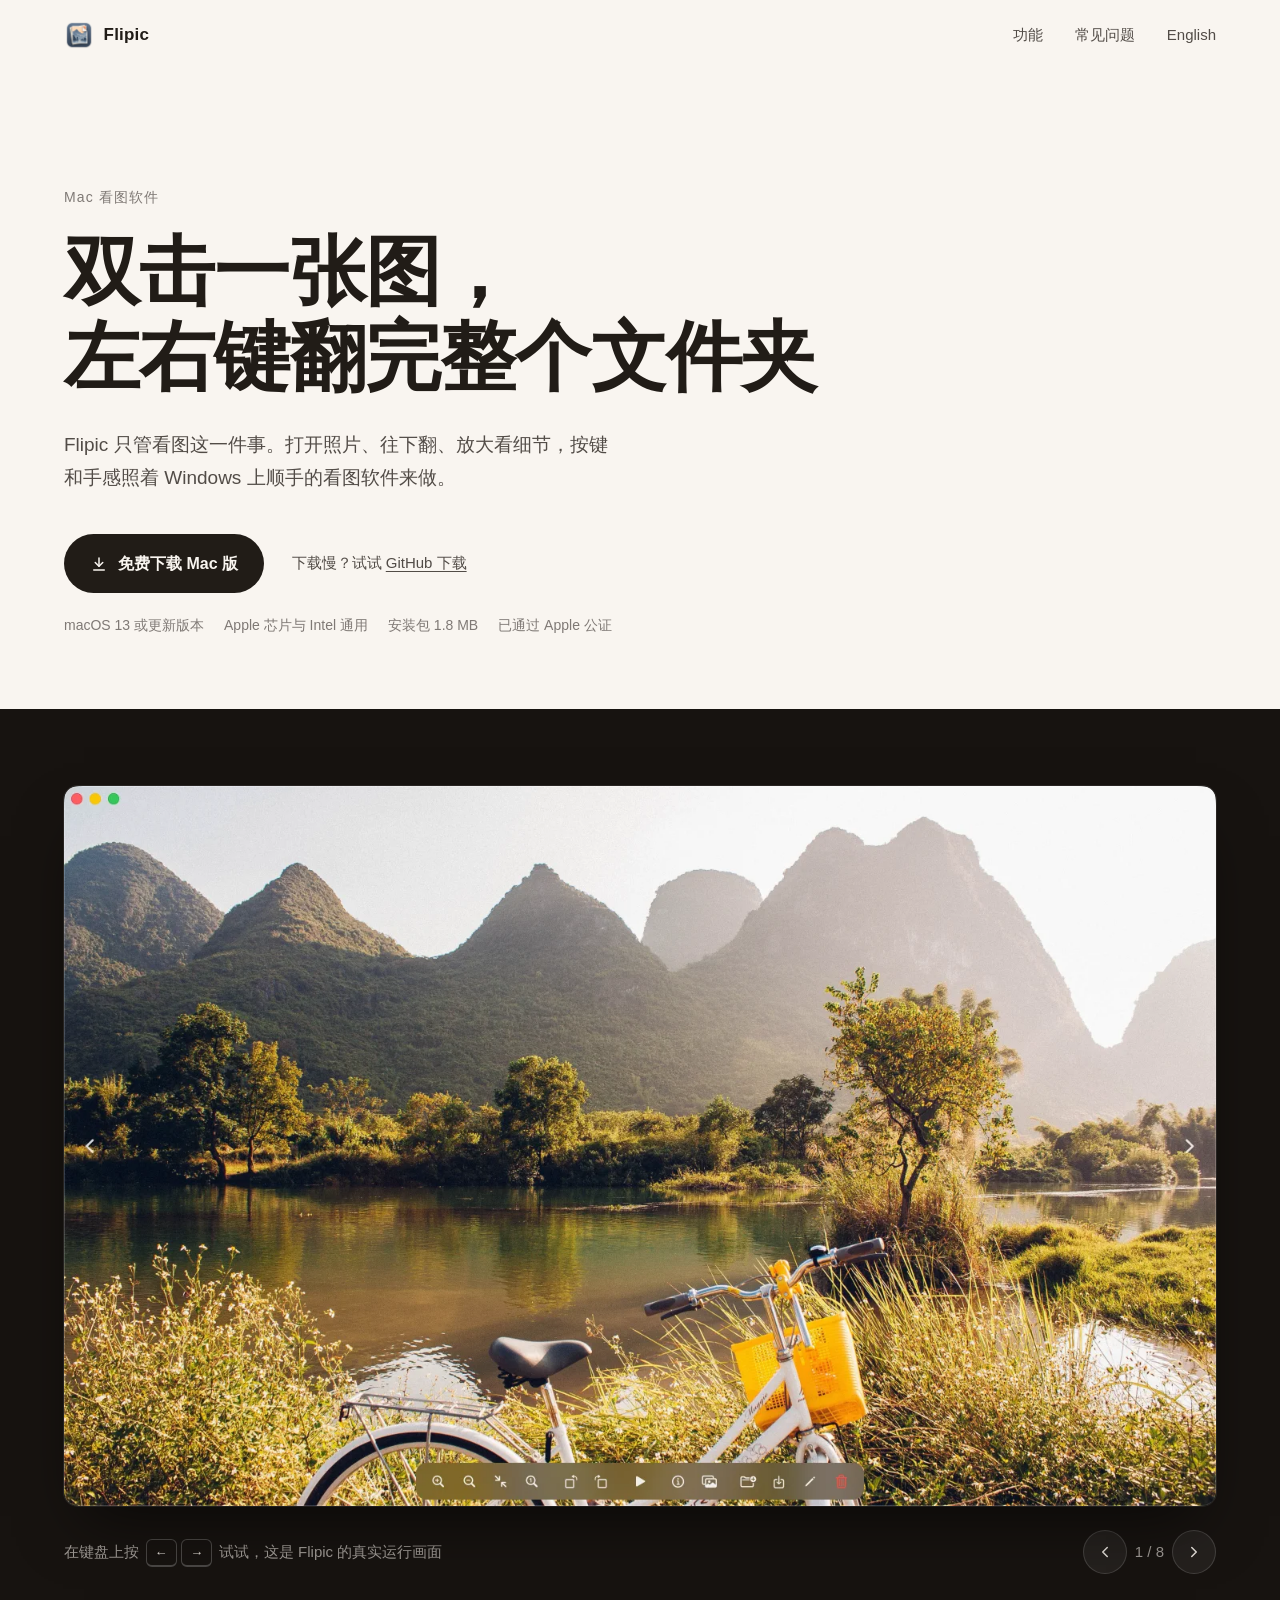
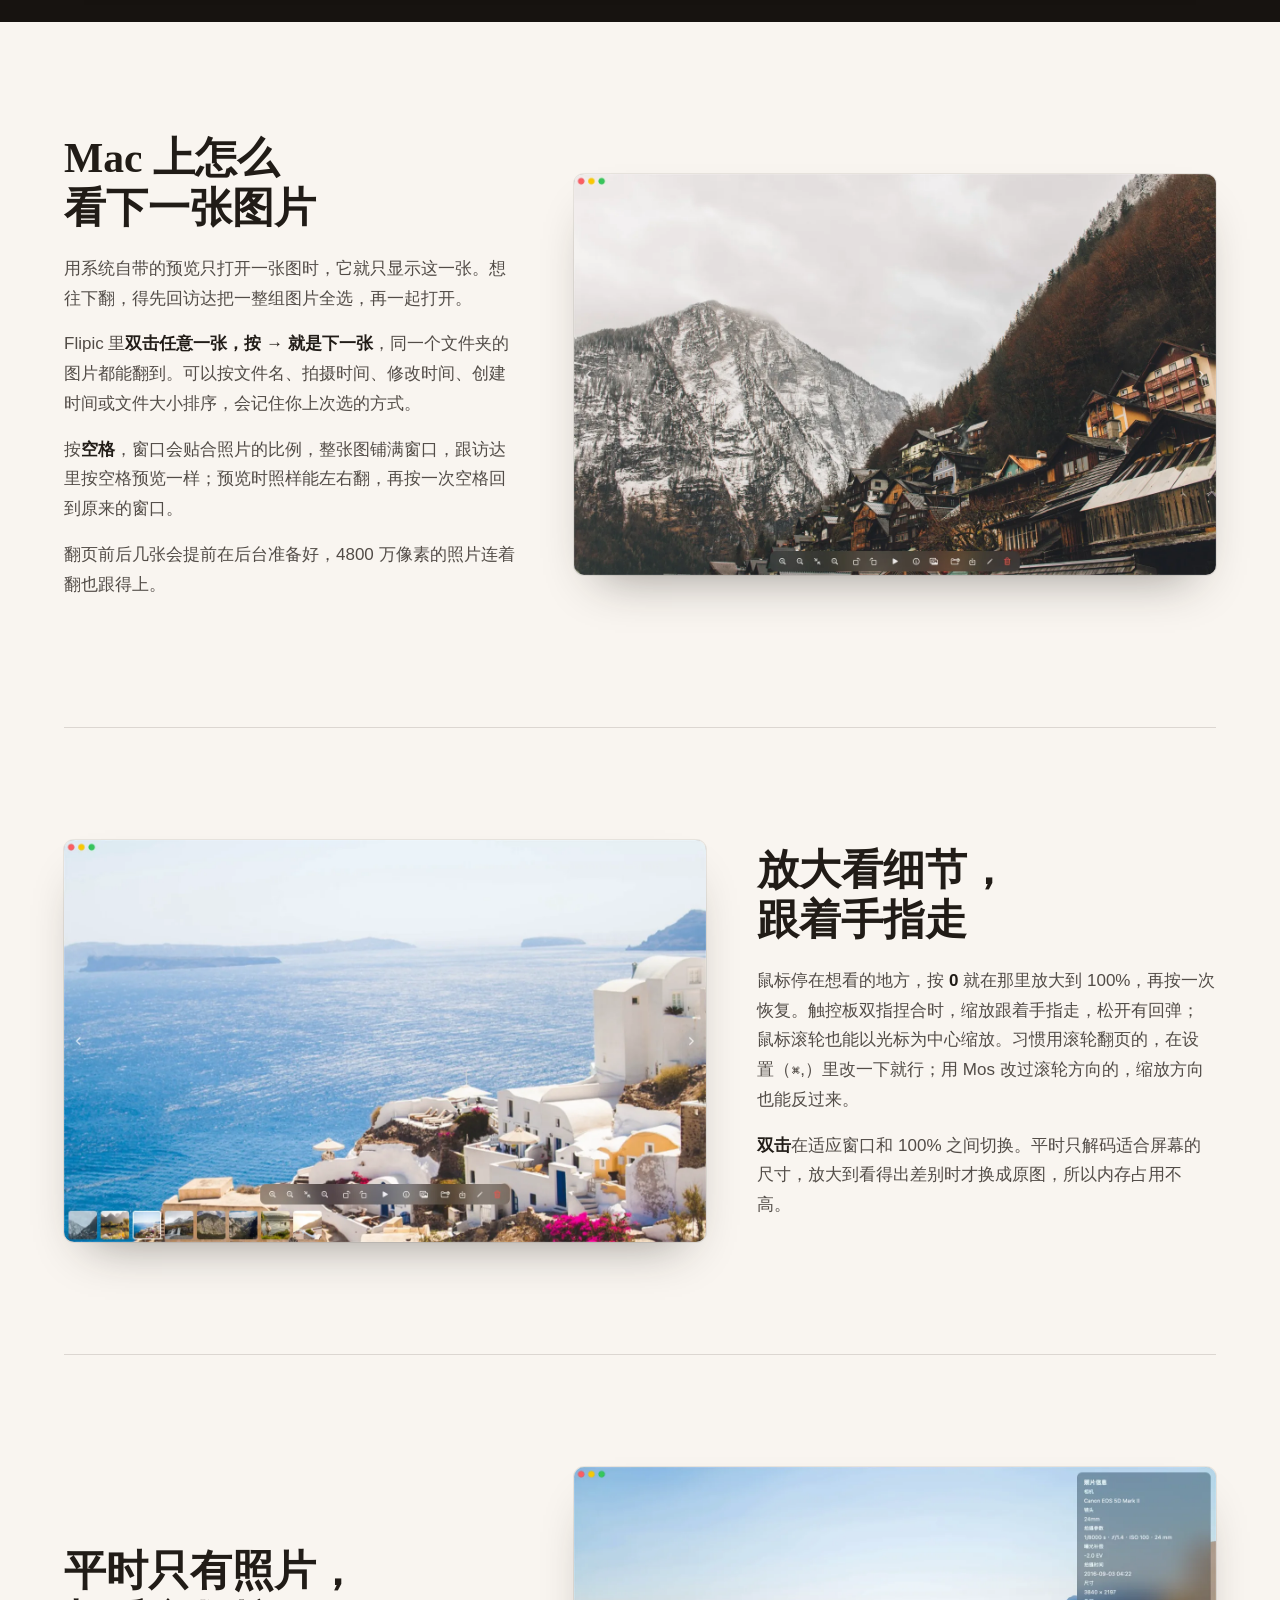
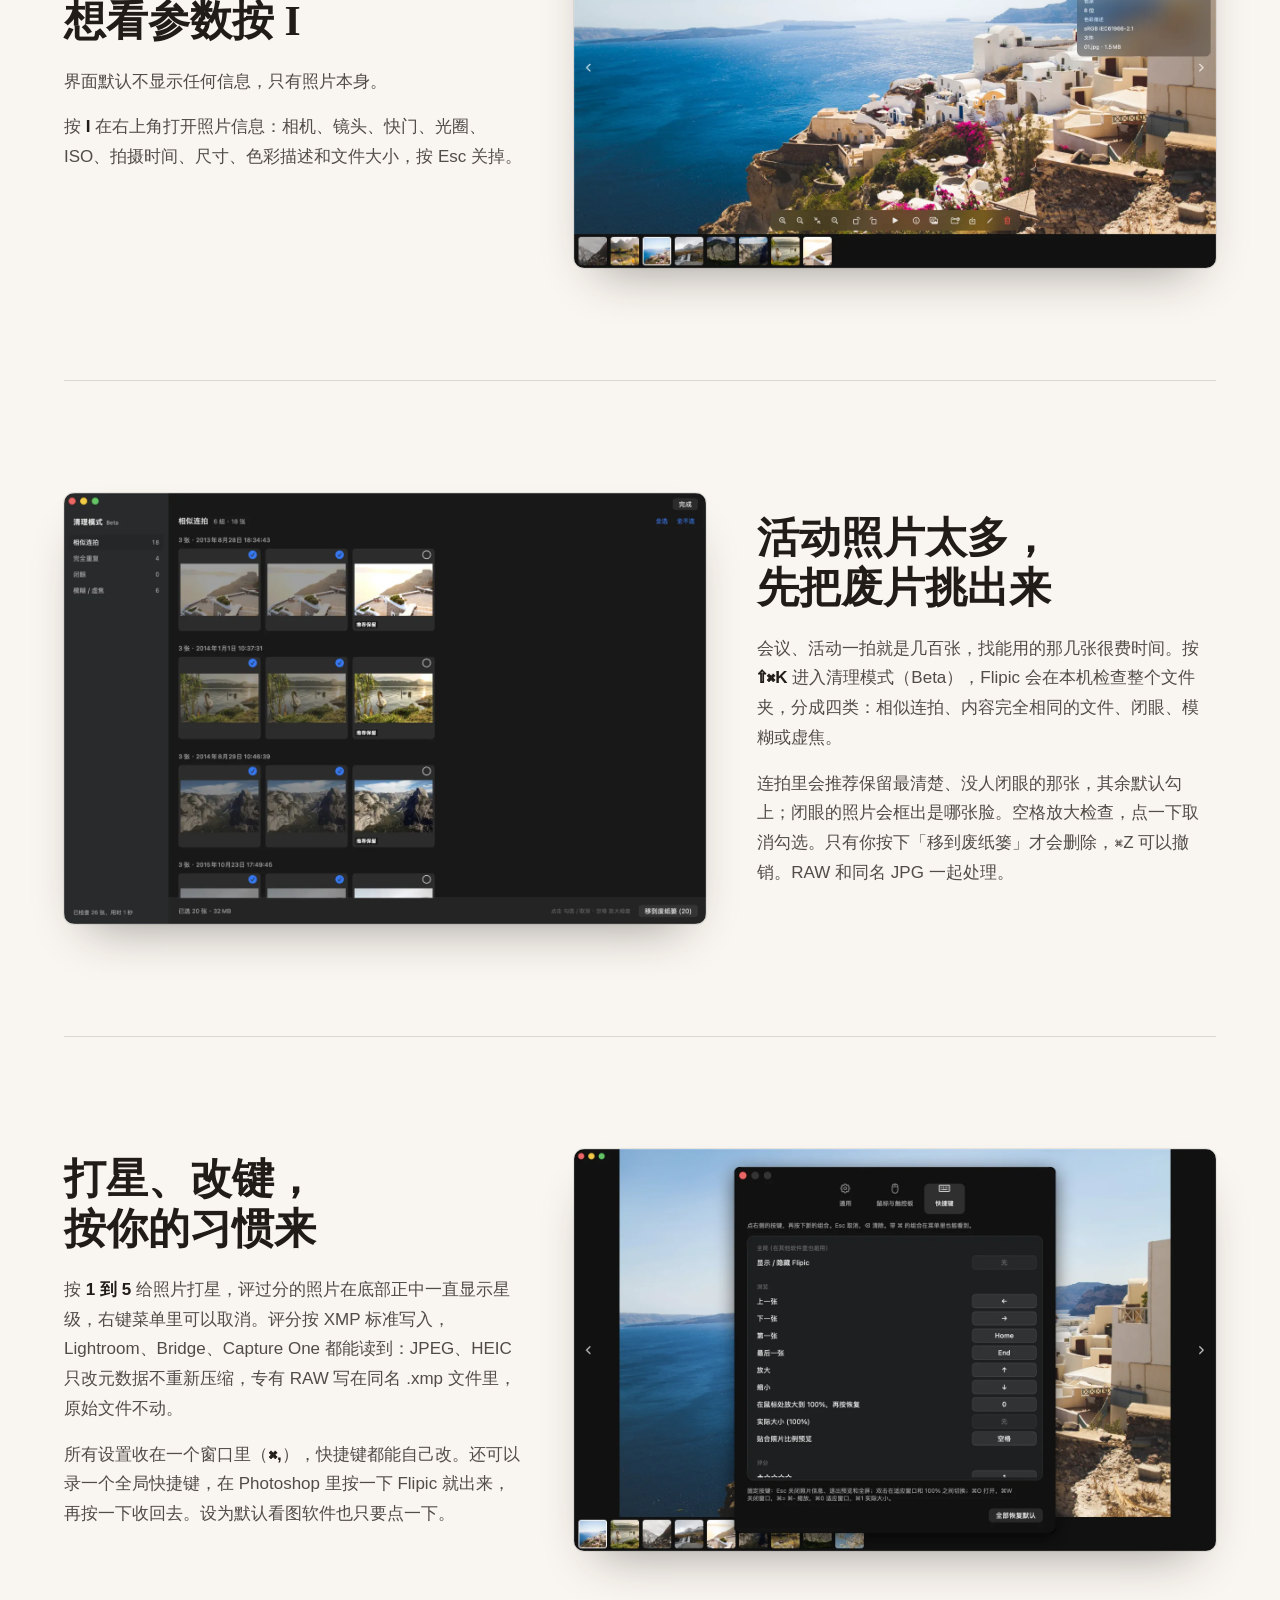
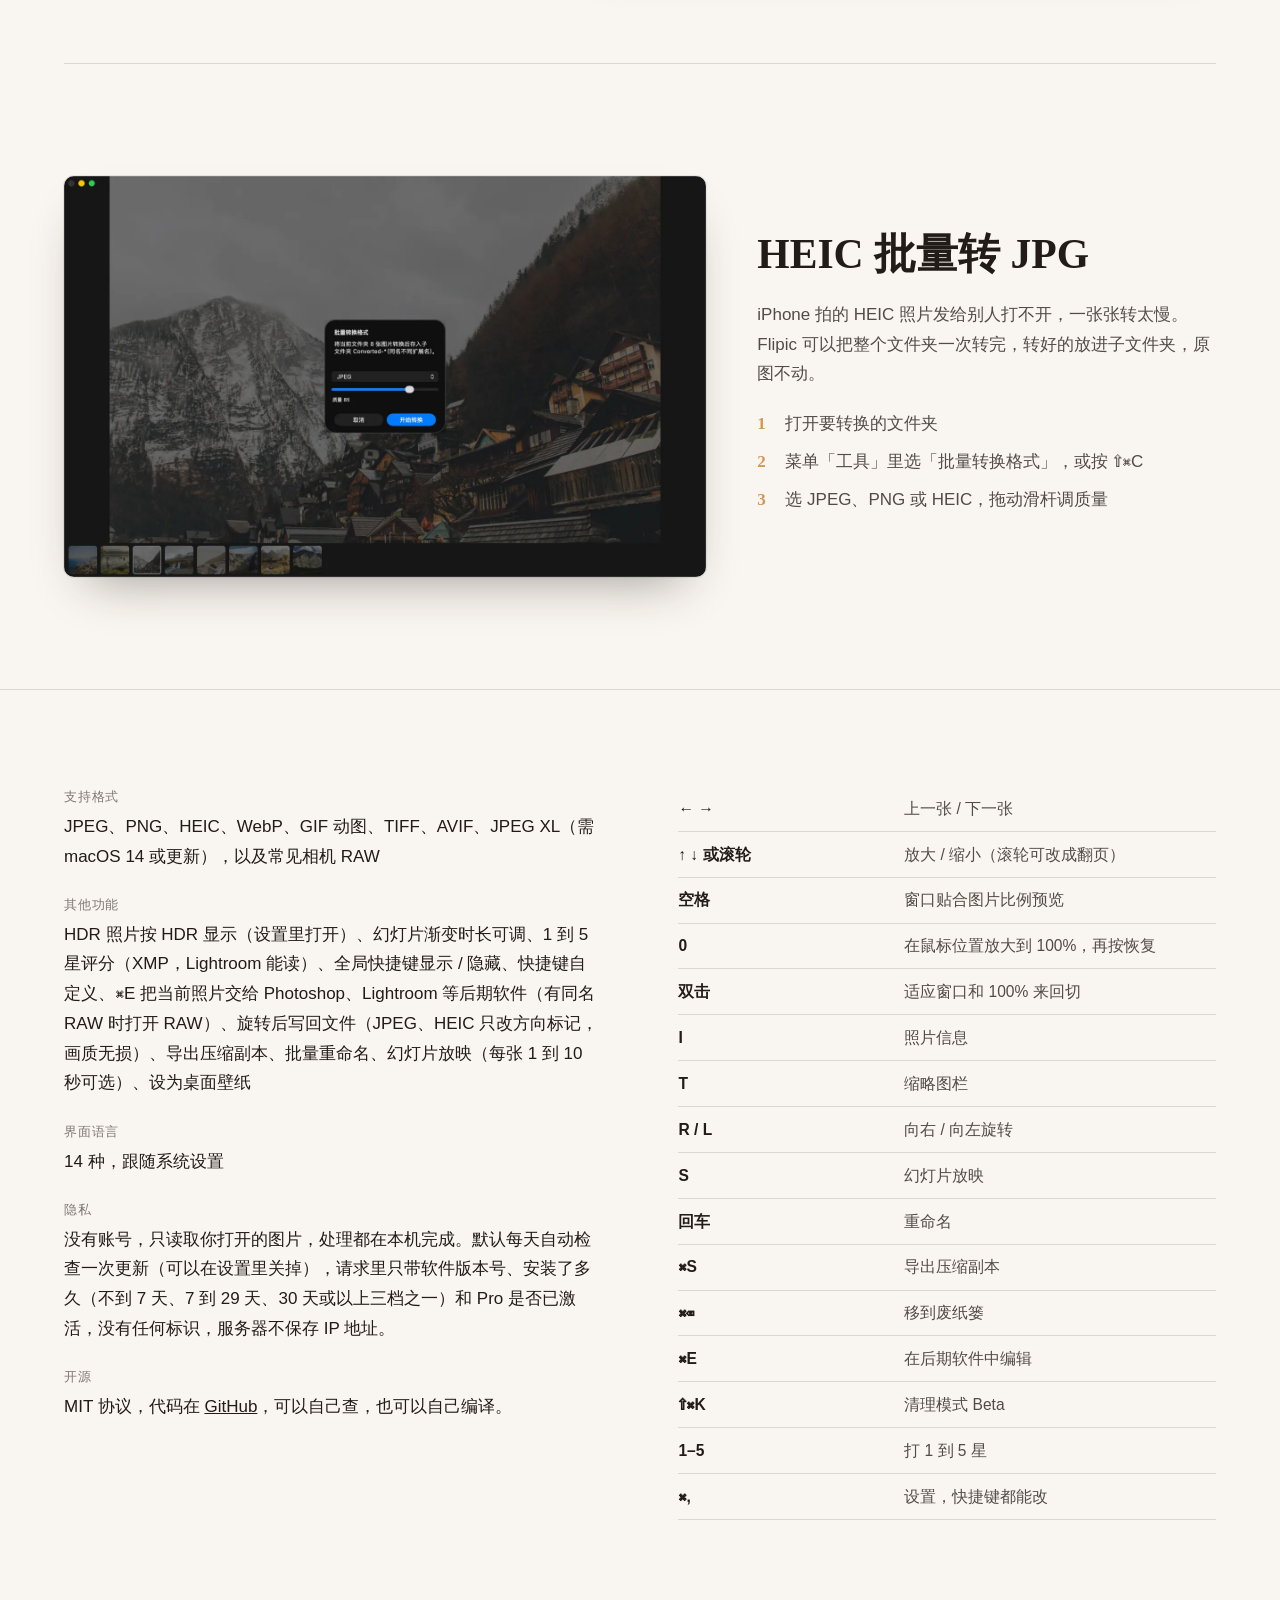
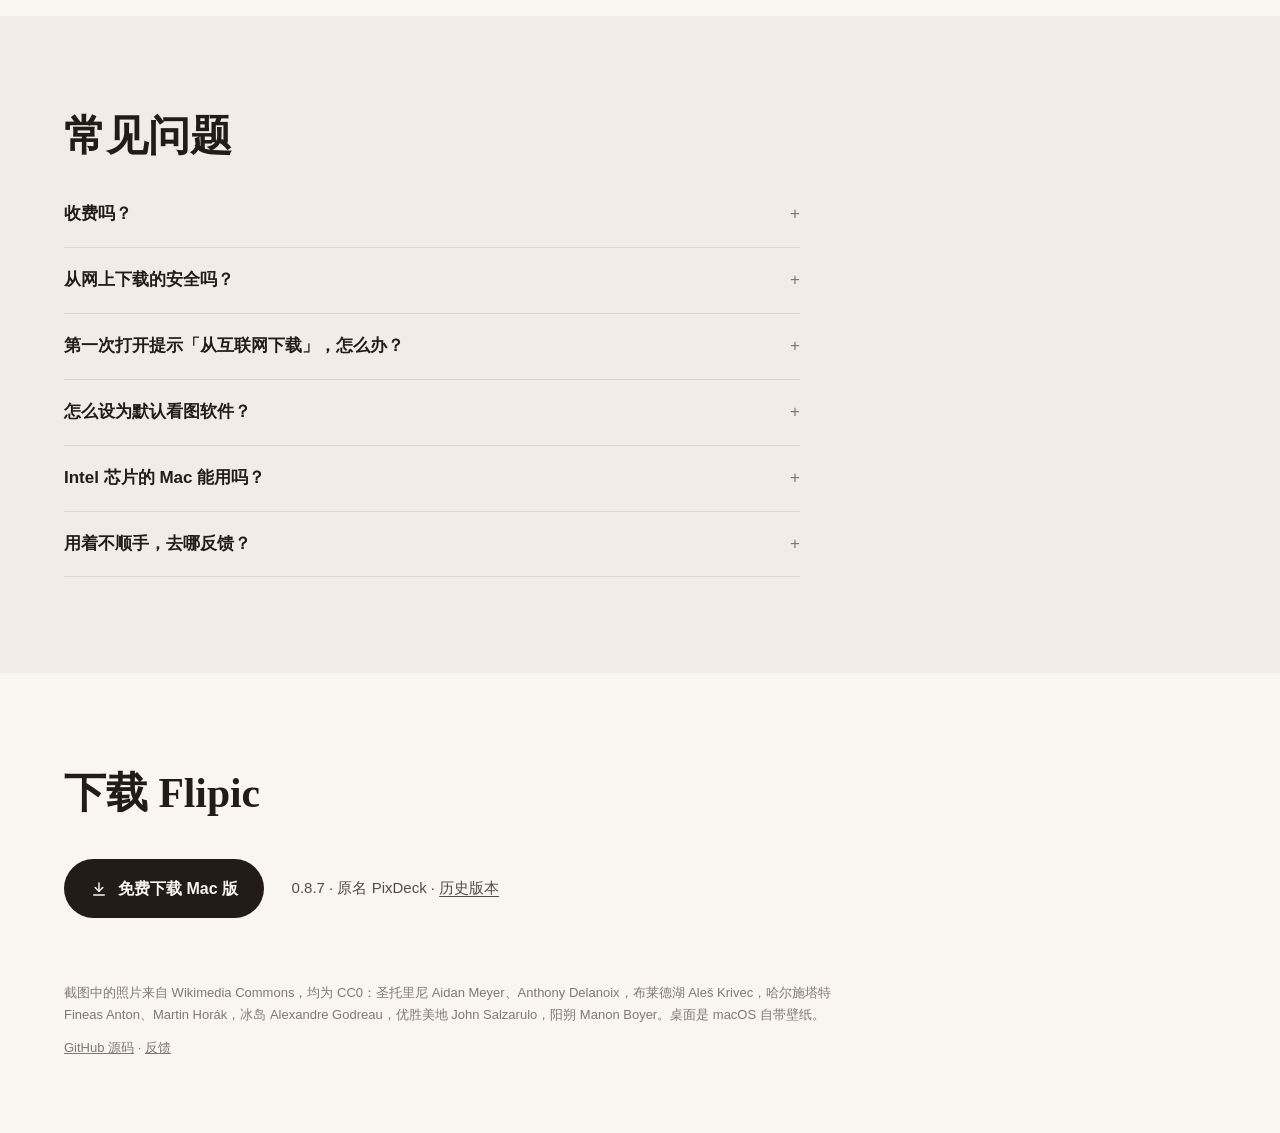
<file: docs/index.html>
<!doctype html>
<html lang="zh-CN">
<head>
<meta charset="utf-8">
<meta name="viewport" content="width=device-width, initial-scale=1">
<title>Flipic：好用的 Mac 看图软件，双击图片按左右键看下一张</title>
<meta name="description" content="Flipic 是一款免费的 Mac 看图软件。双击任意图片，用左右方向键翻完整个文件夹；触控板捏合缩放，查看照片尺寸和拍摄参数，HEIC 批量转 JPG。安装包 1.8 MB，已通过 Apple 公证。">
<link rel="canonical" href="https://flipic.app/">
<link rel="alternate" hreflang="zh-CN" href="https://flipic.app/">
<link rel="alternate" hreflang="en" href="https://flipic.app/en/">
<link rel="alternate" hreflang="x-default" href="https://flipic.app/">
<link rel="icon" type="image/png" href="favicon.png">
<link rel="apple-touch-icon" href="icon-256.png">
<meta property="og:type" content="website">
<meta property="og:title" content="Flipic：好用的 Mac 看图软件">
<meta property="og:description" content="双击一张图，左右键翻完整个文件夹。免费开源，安装包 1.8 MB。">
<meta property="og:image" content="https://flipic.app/og.jpg">
<meta property="og:url" content="https://flipic.app/">
<meta name="twitter:card" content="summary_large_image">
<script type="application/ld+json">
{
  "@context": "https://schema.org",
  "@type": "SoftwareApplication",
  "name": "Flipic",
  "operatingSystem": "macOS 13 或更新版本",
  "applicationCategory": "MultimediaApplication",
  "softwareVersion": "0.8.7",
  "fileSize": "1.8MB",
  "downloadUrl": "https://flipic.app/download/Flipic.dmg",
  "image": "https://flipic.app/og.jpg",
  "offers": { "@type": "Offer", "price": "0", "priceCurrency": "CNY" },
  "license": "https://opensource.org/licenses/MIT",
  "description": "Mac 看图软件：双击图片后用左右键翻完整个文件夹，捏合缩放，查看拍摄参数，HEIC 批量转 JPG。"
}
</script>
<script type="application/ld+json">
{
  "@context": "https://schema.org",
  "@type": "FAQPage",
  "mainEntity": [
    {"@type": "Question", "name": "Flipic 收费吗？", "acceptedAnswer": {"@type": "Answer", "text": "免费，没有内购，没有广告，也不需要注册账号。"}},
    {"@type": "Question", "name": "从网上下载的 Flipic 安全吗？", "acceptedAnswer": {"@type": "Answer", "text": "安装包用 Developer ID 签名，并通过了 Apple 公证。Flipic 没有账号，照片只在本机处理。"}},
    {"@type": "Question", "name": "Mac 上怎么看下一张图片？", "acceptedAnswer": {"@type": "Answer", "text": "用 Flipic 双击任意一张图片，按右方向键就是下一张，左方向键是上一张，同一个文件夹里的图片都能翻到。"}},
    {"@type": "Question", "name": "怎么把 Flipic 设为默认看图软件？", "acceptedAnswer": {"@type": "Answer", "text": "在访达里右键一张图片，选显示简介，在打开方式里选 Flipic，再点全部更改。jpg、png、heic 等格式各设置一次。"}},
    {"@type": "Question", "name": "Intel 芯片的 Mac 能用吗？", "acceptedAnswer": {"@type": "Answer", "text": "能。Flipic 同时支持 Apple 芯片和 Intel 芯片，需要 macOS 13 或更新版本。"}}
  ]
}
</script>
<style>
:root {
  --paper: oklch(97.2% 0.008 80);
  --paper-2: oklch(94.5% 0.011 78);
  --ink: oklch(23% 0.012 60);
  --ink-2: oklch(42% 0.012 60);
  --ink-3: oklch(58% 0.01 60);
  --rule: oklch(88% 0.01 70);
  --table: oklch(19% 0.008 60);
  --table-ink: oklch(90% 0.01 75);
  --table-ink-2: oklch(68% 0.01 70);
  --amber: oklch(72% 0.11 68);
  --display: ui-serif, "New York", "Songti SC", "STSong", "Noto Serif CJK SC", serif;
  --body: -apple-system, "SF Pro Text", "PingFang SC", "Hiragino Sans GB", "Noto Sans CJK SC", sans-serif;
  --measure: 34rem;
  --gutter: clamp(1.25rem, 4vw, 3.5rem);
}
* { box-sizing: border-box; }
html { -webkit-text-size-adjust: 100%; }
body {
  margin: 0;
  background: var(--paper);
  color: var(--ink);
  font: 400 1.0625rem/1.75 var(--body);
  font-feature-settings: "palt";
}
a { color: inherit; }
h1, h2 { text-wrap: balance; }
img { display: block; max-width: 100%; height: auto; }

.wrap { width: min(72rem, 100% - 2 * var(--gutter)); margin-inline: auto; }

/* 页眉 */
.top {
  display: flex; align-items: center; justify-content: space-between;
  padding-block: 1.25rem;
}
.brand { display: flex; align-items: center; gap: .6rem; text-decoration: none; font-weight: 600; letter-spacing: .01em; }
.brand img { width: 30px; height: 30px; border-radius: 23%; }
.top nav { display: flex; gap: clamp(1rem, 3vw, 2rem); font-size: .9375rem; color: var(--ink-2); }
.top nav a { text-decoration: none; }
.top nav a:hover { color: var(--ink); }

/* 首屏 */
.hero { padding-block: clamp(3rem, 9vw, 7.5rem) clamp(2.5rem, 6vw, 4.5rem); }
.eyebrow { font-size: .875rem; color: var(--ink-3); letter-spacing: .08em; margin: 0 0 1.25rem; }
h1 {
  font-family: var(--display);
  font-weight: 600;
  font-size: clamp(2.5rem, 6.4vw, 4.75rem);
  line-height: 1.12;
  letter-spacing: -.01em;
  margin: 0;
  max-width: 13em;
}
.lede { max-width: var(--measure); margin: 1.75rem 0 0; color: var(--ink-2); font-size: clamp(1.0625rem, 1.6vw, 1.1875rem); }

.get { margin-top: 2.5rem; display: flex; flex-wrap: wrap; align-items: center; gap: 1rem 1.75rem; }
.btn {
  display: inline-flex; align-items: center; gap: .65rem;
  background: var(--ink); color: var(--paper);
  text-decoration: none; font-weight: 600; font-size: 1rem;
  padding: .95rem 1.6rem; border-radius: 999px;
  transition: transform .2s cubic-bezier(.22,1,.36,1), background-color .2s;
}
.btn:hover { background: oklch(30% 0.014 60); }
.btn:active { transform: scale(.98); }
.btn svg { width: 18px; height: 18px; }
.alt { color: var(--ink-2); font-size: .9375rem; }
.alt a { text-underline-offset: .2em; }
.facts { margin: 1.25rem 0 0; padding: 0; list-style: none; display: flex; flex-wrap: wrap; gap: .35rem 1.25rem; font-size: .875rem; color: var(--ink-3); }

/* 手机访客：提示回到 Mac 下载 */
.on-phone { display: none; margin-top: 2rem; max-width: var(--measure); border-top: 1px solid var(--rule); padding-top: 1.25rem; }
.on-phone p { margin: 0 0 .9rem; color: var(--ink-2); font-size: .975rem; }
.copy {
  font: inherit; font-size: .9375rem; font-weight: 600; cursor: pointer;
  background: transparent; color: var(--ink);
  border: 1px solid var(--ink); border-radius: 999px; padding: .6rem 1.2rem;
}
.is-phone .on-phone { display: block; }

/* 翻页演示：暗色看片台 */
.table {
  background: var(--table); color: var(--table-ink);
  padding-block: clamp(2.5rem, 6vw, 5rem) clamp(2rem, 4vw, 3rem);
}
.stage { position: relative; }
.frame {
  position: relative; aspect-ratio: 1440 / 900;
  border-radius: clamp(8px, 1.1vw, 14px); overflow: hidden;
  box-shadow: 0 0 0 1px oklch(100% 0 0 / .08), 0 30px 60px -20px oklch(0% 0 0 / .6);
}
.frame img { position: absolute; inset: 0; width: 100%; height: 100%; object-fit: cover; opacity: 0; transition: opacity .16s ease-out; }
.frame img.on { opacity: 1; }
.deck {
  display: flex; align-items: center; justify-content: space-between; gap: 1rem;
  margin-top: 1.5rem; font-size: .9375rem; color: var(--table-ink-2);
}
.deck kbd {
  font: 600 .8125rem/1 var(--body); color: var(--table-ink);
  border: 1px solid oklch(100% 0 0 / .22); border-bottom-width: 2px;
  border-radius: 6px; padding: .3rem .5rem; margin-inline: .15rem;
}
.keys { display: flex; align-items: center; gap: .5rem; }
.keys button {
  width: 44px; height: 44px; border-radius: 50%; cursor: pointer;
  background: oklch(100% 0 0 / .06); color: var(--table-ink);
  border: 1px solid oklch(100% 0 0 / .14);
  display: grid; place-items: center;
  transition: background-color .15s;
}
.keys button:hover { background: oklch(100% 0 0 / .12); }
.keys button.hit { background: oklch(100% 0 0 / .2); }
.keys svg { width: 18px; height: 18px; }
.count { font-variant-numeric: tabular-nums; }

/* 功能段落 */
.feature {
  display: grid; gap: clamp(1.75rem, 4vw, 4rem); align-items: center;
  grid-template-columns: minmax(0, 5fr) minmax(0, 7fr);
  padding-block: clamp(4rem, 9vw, 7rem);
}
.feature + .feature { border-top: 1px solid var(--rule); }
.feature.flip { grid-template-columns: minmax(0, 7fr) minmax(0, 5fr); }
.feature.flip .copytext { order: 2; }
h2 {
  font-family: var(--display); font-weight: 600;
  font-size: clamp(1.75rem, 3.4vw, 2.6rem); line-height: 1.2; margin: 0 0 1.25rem;
}
.copytext p { margin: 0 0 1rem; color: var(--ink-2); max-width: var(--measure); }
.copytext p strong { color: var(--ink); font-weight: 600; }
.shot { border-radius: 10px; overflow: hidden; box-shadow: 0 0 0 1px oklch(23% 0.012 60 / .08), 0 24px 48px -24px oklch(23% 0.012 60 / .45); }
.steps { margin: 1.25rem 0 0; padding: 0; list-style: none; counter-reset: s; }
.steps li { counter-increment: s; display: grid; grid-template-columns: 1.75rem 1fr; color: var(--ink-2); margin-bottom: .5rem; }
.steps li::before { content: counter(s); font-family: var(--display); color: var(--amber); font-weight: 600; }

/* 规格与快捷键 */
.specs { padding-block: clamp(4rem, 8vw, 6rem); border-top: 1px solid var(--rule); }
.cols { display: grid; grid-template-columns: minmax(0, 1fr) minmax(0, 1fr); gap: clamp(2rem, 6vw, 6rem); }
.specs dl { margin: 0; }
.specs dt { font-size: .8125rem; color: var(--ink-3); letter-spacing: .06em; margin-top: 1.4rem; }
.specs dt:first-child { margin-top: 0; }
.specs dd { margin: .2rem 0 0; }
table { border-collapse: collapse; width: 100%; font-size: .975rem; }
td { padding: .55rem 0; border-bottom: 1px solid var(--rule); vertical-align: top; }
td:first-child { width: 42%; font-weight: 600; white-space: nowrap; padding-right: 1rem; }
td:last-child { color: var(--ink-2); }

/* 常见问题 */
.faq { background: var(--paper-2); padding-block: clamp(4rem, 8vw, 6rem); }
.faq details { border-bottom: 1px solid var(--rule); max-width: 46rem; }
.faq summary {
  cursor: pointer; list-style: none; padding: 1.1rem 0;
  font-weight: 600; display: flex; justify-content: space-between; gap: 1rem;
}
.faq summary::-webkit-details-marker { display: none; }
.faq summary::after { content: "+"; color: var(--ink-3); font-weight: 400; transition: transform .2s cubic-bezier(.22,1,.36,1); }
.faq details[open] summary::after { transform: rotate(45deg); }
.faq details p { margin: 0 0 1.25rem; color: var(--ink-2); max-width: var(--measure); }

/* 页脚 */
footer { padding-block: 3rem 4rem; font-size: .8125rem; color: var(--ink-3); }
footer p { margin: 0 0 .6rem; max-width: 48rem; }
.end { padding-block: clamp(4rem, 8vw, 6rem) 1rem; }
.end h2 { margin-bottom: 1.75rem; }

/* 首屏入场 */
@media (prefers-reduced-motion: no-preference) {
  .rise { animation: rise .8s cubic-bezier(.22,1,.36,1) both; }
  .rise:nth-child(2) { animation-delay: .06s; }
  .rise:nth-child(3) { animation-delay: .12s; }
  .rise:nth-child(4) { animation-delay: .18s; }
  @keyframes rise { from { opacity: 0; transform: translateY(12px); } }
}
@media (prefers-reduced-motion: reduce) {
  .frame img { transition: none; }
}

@media (max-width: 760px) {
  .top nav a:not(.lang) { display: none; }
  .feature, .feature.flip { grid-template-columns: 1fr; }
  .feature.flip .copytext { order: 0; }
  .cols { grid-template-columns: 1fr; }
  .deck { flex-direction: column-reverse; align-items: flex-start; }
  .hint-keys { display: none; }
}
</style>
</head>
<body>

<header class="wrap top">
  <a class="brand" href="./"><img src="icon-256.png" alt="" width="30" height="30">Flipic</a>
  <nav>
    <a href="#features">功能</a>
    <a href="#faq">常见问题</a>
    <a class="lang" href="en/" hreflang="en">English</a>
  </nav>
</header>

<main>
  <section class="wrap hero">
    <p class="eyebrow rise">Mac 看图软件</p>
    <h1 class="rise">双击一张图，<br>左右键翻完整个文件夹</h1>
    <p class="lede rise">Flipic 只管看图这一件事。打开照片、往下翻、放大看细节，按键和手感照着 Windows 上顺手的看图软件来做。</p>
    <div class="rise">
      <div class="get">
        <a class="btn" href="download/Flipic.dmg" download>
          <svg viewBox="0 0 24 24" fill="none" stroke="currentColor" stroke-width="2" stroke-linecap="round" stroke-linejoin="round" aria-hidden="true"><path d="M12 4v11"/><path d="m7 10 5 5 5-5"/><path d="M5 20h14"/></svg>
          免费下载 Mac 版
        </a>
        <span class="alt">下载慢？试试 <a href="https://github.com/xmasdong/flipic/releases/latest">GitHub 下载</a></span>
      </div>
      <ul class="facts">
        <li>macOS 13 或更新版本</li>
        <li>Apple 芯片与 Intel 通用</li>
        <li>安装包 1.8 MB</li>
        <li>已通过 Apple 公证</li>
      </ul>
      <div class="on-phone">
        <p>Flipic 是 Mac 软件，手机上装不了。复制下面的链接，在 Mac 的浏览器里打开就能下载。</p>
        <button class="copy" type="button" data-url="https://flipic.app/">复制网址 flipic.app</button>
      </div>
    </div>
  </section>

  <section class="table" aria-label="翻页演示">
    <div class="wrap stage">
      <div class="frame" id="frame">
        <img class="on" src="shots/browse-01.webp" alt="Flipic 浏览文件夹中的第 1 张照片" width="1440" height="900" fetchpriority="high">
      </div>
      <div class="deck">
        <span><span class="hint-keys">在键盘上按 <kbd>←</kbd><kbd>→</kbd> 试试，这是 Flipic 的真实运行画面</span></span>
        <span class="keys">
          <button type="button" data-step="-1" aria-label="上一张"><svg viewBox="0 0 24 24" fill="none" stroke="currentColor" stroke-width="2" stroke-linecap="round" stroke-linejoin="round" aria-hidden="true"><path d="m15 18-6-6 6-6"/></svg></button>
          <span class="count" id="count" aria-live="polite">1 / 8</span>
          <button type="button" data-step="1" aria-label="下一张"><svg viewBox="0 0 24 24" fill="none" stroke="currentColor" stroke-width="2" stroke-linecap="round" stroke-linejoin="round" aria-hidden="true"><path d="m9 18 6-6-6-6"/></svg></button>
        </span>
      </div>
    </div>
  </section>

  <div class="wrap" id="features">
    <section class="feature">
      <div class="copytext">
        <h2>Mac 上怎么看下一张图片</h2>
        <p>用系统自带的预览只打开一张图时，它就只显示这一张。想往下翻，得先回访达把一整组图片全选，再一起打开。</p>
        <p>Flipic 里<strong>双击任意一张，按 → 就是下一张</strong>，同一个文件夹的图片都能翻到。可以按文件名、拍摄时间、修改时间、创建时间或文件大小排序，会记住你上次选的方式。</p>
        <p>按<strong>空格</strong>，窗口会贴合照片的比例，整张图铺满窗口，跟访达里按空格预览一样；预览时照样能左右翻，再按一次空格回到原来的窗口。</p>
        <p>翻页前后几张会提前在后台准备好，4800 万像素的照片连着翻也跟得上。</p>
      </div>
      <img class="shot" src="shots/browse-06.webp" alt="Flipic 底部缩略图栏与左右翻页按钮" width="1440" height="900" loading="lazy">
    </section>

    <section class="feature flip">
      <div class="copytext">
        <h2>放大看细节，跟着手指走</h2>
        <p>鼠标停在想看的地方，按 <strong>0</strong> 就在那里放大到 100%，再按一次恢复。触控板双指捏合时，缩放跟着手指走，松开有回弹；鼠标滚轮也能以光标为中心缩放。习惯用滚轮翻页的，在设置（⌘,）里改一下就行；用 Mos 改过滚轮方向的，缩放方向也能反过来。</p>
        <p><strong>双击</strong>在适应窗口和 100% 之间切换。平时只解码适合屏幕的尺寸，放大到看得出差别时才换成原图，所以内存占用不高。</p>
      </div>
      <img class="shot" src="shots/zoom.webp" alt="Flipic 以 100% 比例查看照片细节" width="1440" height="900" loading="lazy">
    </section>

    <section class="feature">
      <div class="copytext">
        <h2>平时只有照片，想看参数按 I</h2>
        <p>界面默认不显示任何信息，只有照片本身。</p>
        <p>按 <strong>I</strong> 在右上角打开照片信息：相机、镜头、快门、光圈、ISO、拍摄时间、尺寸、色彩描述和文件大小，按 Esc 关掉。</p>
      </div>
      <img class="shot" src="shots/exif.webp" alt="Flipic 照片信息面板显示相机、镜头与拍摄参数" width="1440" height="900" loading="lazy">
    </section>

    <section class="feature flip">
      <div class="copytext">
        <h2>活动照片太多，先把废片挑出来</h2>
        <p>会议、活动一拍就是几百张，找能用的那几张很费时间。按 <strong>⇧⌘K</strong> 进入清理模式（Beta），Flipic 会在本机检查整个文件夹，分成四类：相似连拍、内容完全相同的文件、闭眼、模糊或虚焦。</p>
        <p>连拍里会推荐保留最清楚、没人闭眼的那张，其余默认勾上；闭眼的照片会框出是哪张脸。空格放大检查，点一下取消勾选。只有你按下「移到废纸篓」才会删除，⌘Z 可以撤销。RAW 和同名 JPG 一起处理。</p>
      </div>
      <img class="shot" src="shots/cleanup.webp" alt="Flipic 清理模式：相似连拍分组与推荐保留" width="1440" height="967" loading="lazy">
    </section>

    <section class="feature">
      <div class="copytext">
        <h2>打星、改键，按你的习惯来</h2>
        <p>按 <strong>1 到 5</strong> 给照片打星，评过分的照片在底部正中一直显示星级，右键菜单里可以取消。评分按 XMP 标准写入，Lightroom、Bridge、Capture One 都能读到：JPEG、HEIC 只改元数据不重新压缩，专有 RAW 写在同名 .xmp 文件里，原始文件不动。</p>
        <p>所有设置收在一个窗口里（<strong>⌘,</strong>），快捷键都能自己改。还可以录一个全局快捷键，在 Photoshop 里按一下 Flipic 就出来，再按一下收回去。设为默认看图软件也只要点一下。</p>
      </div>
      <img class="shot" src="shots/settings.webp" alt="Flipic 设置窗口：自定义快捷键" width="1440" height="900" loading="lazy">
    </section>

    <section class="feature flip">
      <div class="copytext">
        <h2>HEIC 批量转 JPG</h2>
        <p>iPhone 拍的 HEIC 照片发给别人打不开，一张张转太慢。Flipic 可以把整个文件夹一次转完，转好的放进子文件夹，原图不动。</p>
        <ol class="steps">
          <li>打开要转换的文件夹</li>
          <li>菜单「工具」里选「批量转换格式」，或按 ⇧⌘C</li>
          <li>选 JPEG、PNG 或 HEIC，拖动滑杆调质量</li>
        </ol>
      </div>
      <img class="shot" src="shots/convert.webp" alt="Flipic 批量转换格式对话框" width="1440" height="900" loading="lazy">
    </section>
  </div>

  <section class="specs">
    <div class="wrap cols">
      <dl>
        <dt>支持格式</dt>
        <dd>JPEG、PNG、HEIC、WebP、GIF 动图、TIFF、AVIF、JPEG XL（需 macOS 14 或更新），以及常见相机 RAW</dd>
        <dt>其他功能</dt>
        <dd>HDR 照片按 HDR 显示（设置里打开）、幻灯片渐变时长可调、1 到 5 星评分（XMP，Lightroom 能读）、全局快捷键显示 / 隐藏、快捷键自定义、⌘E 把当前照片交给 Photoshop、Lightroom 等后期软件（有同名 RAW 时打开 RAW）、旋转后写回文件（JPEG、HEIC 只改方向标记，画质无损）、导出压缩副本、批量重命名、幻灯片放映（每张 1 到 10 秒可选）、设为桌面壁纸</dd>
        <dt>界面语言</dt>
        <dd>14 种，跟随系统设置</dd>
        <dt>隐私</dt>
        <dd>没有账号，只读取你打开的图片，处理都在本机完成。默认每天自动检查一次更新（可以在设置里关掉），请求里只带软件版本号、安装了多久（不到 7 天、7 到 29 天、30 天或以上三档之一）和 Pro 是否已激活，没有任何标识，服务器不保存 IP 地址。</dd>
        <dt>开源</dt>
        <dd>MIT 协议，代码在 <a href="https://github.com/xmasdong/flipic">GitHub</a>，可以自己查，也可以自己编译。</dd>
      </dl>
      <table aria-label="常用快捷键">
        <tbody>
          <tr><td>← →</td><td>上一张 / 下一张</td></tr>
          <tr><td>↑ ↓ 或滚轮</td><td>放大 / 缩小（滚轮可改成翻页）</td></tr>
          <tr><td>空格</td><td>窗口贴合图片比例预览</td></tr>
          <tr><td>0</td><td>在鼠标位置放大到 100%，再按恢复</td></tr>
          <tr><td>双击</td><td>适应窗口和 100% 来回切</td></tr>
          <tr><td>I</td><td>照片信息</td></tr>
          <tr><td>T</td><td>缩略图栏</td></tr>
          <tr><td>R / L</td><td>向右 / 向左旋转</td></tr>
          <tr><td>S</td><td>幻灯片放映</td></tr>
          <tr><td>回车</td><td>重命名</td></tr>
          <tr><td>⌘S</td><td>导出压缩副本</td></tr>
          <tr><td>⌘⌫</td><td>移到废纸篓</td></tr>
          <tr><td>⌘E</td><td>在后期软件中编辑</td></tr>
          <tr><td>⇧⌘K</td><td>清理模式 Beta</td></tr>
          <tr><td>1–5</td><td>打 1 到 5 星</td></tr>
          <tr><td>⌘,</td><td>设置，快捷键都能改</td></tr>
        </tbody>
      </table>
    </div>
  </section>

  <section class="faq" id="faq">
    <div class="wrap">
      <h2>常见问题</h2>
      <details>
        <summary>收费吗？</summary>
        <p>免费，没有内购，没有广告，也不需要注册账号。</p>
      </details>
      <details>
        <summary>从网上下载的安全吗？</summary>
        <p>安装包用 Developer ID 签名，并通过了 Apple 公证，macOS 会在安装时自动校验。Flipic 没有账号，照片只在本机处理。</p>
      </details>
      <details>
        <summary>第一次打开提示「从互联网下载」，怎么办？</summary>
        <p>这是所有网上下载的 App 第一次打开时都会有的提示，点「打开」即可，之后不会再问。</p>
      </details>
      <details>
        <summary>怎么设为默认看图软件？</summary>
        <p>打开设置（⌘,），在「通用」里点「设为默认看图软件」，常见图片格式和相机 RAW 一次设好。也可以在访达里右键一张图片，按住 ⌥ 键，选「始终以此方式打开」› Flipic。</p>
      </details>
      <details>
        <summary>Intel 芯片的 Mac 能用吗？</summary>
        <p>能。Flipic 同时支持 Apple 芯片和 Intel 芯片，需要 macOS 13 或更新版本。</p>
      </details>
      <details>
        <summary>用着不顺手，去哪反馈？</summary>
        <p>在 <a href="https://github.com/xmasdong/flipic/issues">GitHub Issues</a> 里留言，我会接着改。</p>
      </details>
    </div>
  </section>

  <section class="wrap end">
    <h2>下载 Flipic</h2>
    <div class="get">
      <a class="btn" href="download/Flipic.dmg" download>
        <svg viewBox="0 0 24 24" fill="none" stroke="currentColor" stroke-width="2" stroke-linecap="round" stroke-linejoin="round" aria-hidden="true"><path d="M12 4v11"/><path d="m7 10 5 5 5-5"/><path d="M5 20h14"/></svg>
        免费下载 Mac 版
      </a>
      <span class="alt">0.8.7 · 原名 PixDeck · <a href="https://github.com/xmasdong/flipic/releases">历史版本</a></span>
    </div>
  </section>
</main>

<footer class="wrap">
  <p>截图中的照片来自 Wikimedia Commons，均为 CC0：圣托里尼 Aidan Meyer、Anthony Delanoix，布莱德湖 Aleš Krivec，哈尔施塔特 Fineas Anton、Martin Horák，冰岛 Alexandre Godreau，优胜美地 John Salzarulo，阳朔 Manon Boyer。桌面是 macOS 自带壁纸。</p>
  <p><a href="https://github.com/xmasdong/flipic">GitHub 源码</a> · <a href="https://github.com/xmasdong/flipic/issues">反馈</a></p>
</footer>

<script>
(() => {
  const total = 8;
  const frame = document.getElementById('frame');
  const count = document.getElementById('count');
  const imgs = [frame.querySelector('img')];
  let i = 0;
  const src = n => `shots/browse-${String(n + 1).padStart(2, '0')}.webp`;
  const get = n => {
    if (!imgs[n]) {
      const im = new Image(1440, 900);
      im.src = src(n);
      im.alt = `Flipic 浏览文件夹中的第 ${n + 1} 张照片`;
      im.decoding = 'async';
      frame.appendChild(im);
      imgs[n] = im;
    }
    return imgs[n];
  };
  const go = step => {
    const next = (i + step + total) % total;
    const im = get(next);
    const show = () => {
      imgs[i].classList.remove('on');
      im.classList.add('on');
      i = next;
      count.textContent = `${i + 1} / ${total}`;
      get((i + step + total) % total);
    };
    im.complete ? show() : im.addEventListener('load', show, { once: true });
  };
  const flash = step => {
    const b = document.querySelector(`.keys button[data-step="${step}"]`);
    b.classList.add('hit');
    setTimeout(() => b.classList.remove('hit'), 140);
  };
  document.addEventListener('keydown', e => {
    if (e.metaKey || e.ctrlKey || e.altKey) return;
    if (e.key === 'ArrowRight') { e.preventDefault(); flash(1); go(1); }
    if (e.key === 'ArrowLeft') { e.preventDefault(); flash(-1); go(-1); }
  });
  document.querySelectorAll('.keys button').forEach(b =>
    b.addEventListener('click', () => go(Number(b.dataset.step))));
  // 首次交互前先备好下一张
  window.addEventListener('load', () => { get(1); get(total - 1); });

  // 手机访客看不到下载用途：提示回 Mac 打开，并提供复制网址
  const phone = /iPhone|Android|Mobile/i.test(navigator.userAgent) && !/iPad|Macintosh/i.test(navigator.userAgent);
  if (phone) document.documentElement.classList.add('is-phone');
  const copy = document.querySelector('.copy');
  copy.addEventListener('click', async () => {
    try {
      await navigator.clipboard.writeText(copy.dataset.url);
      copy.textContent = '已复制，到 Mac 上粘贴打开';
    } catch {
      copy.textContent = 'flipic.app';
    }
  });
})();
</script>
</body>
</html>
</file>
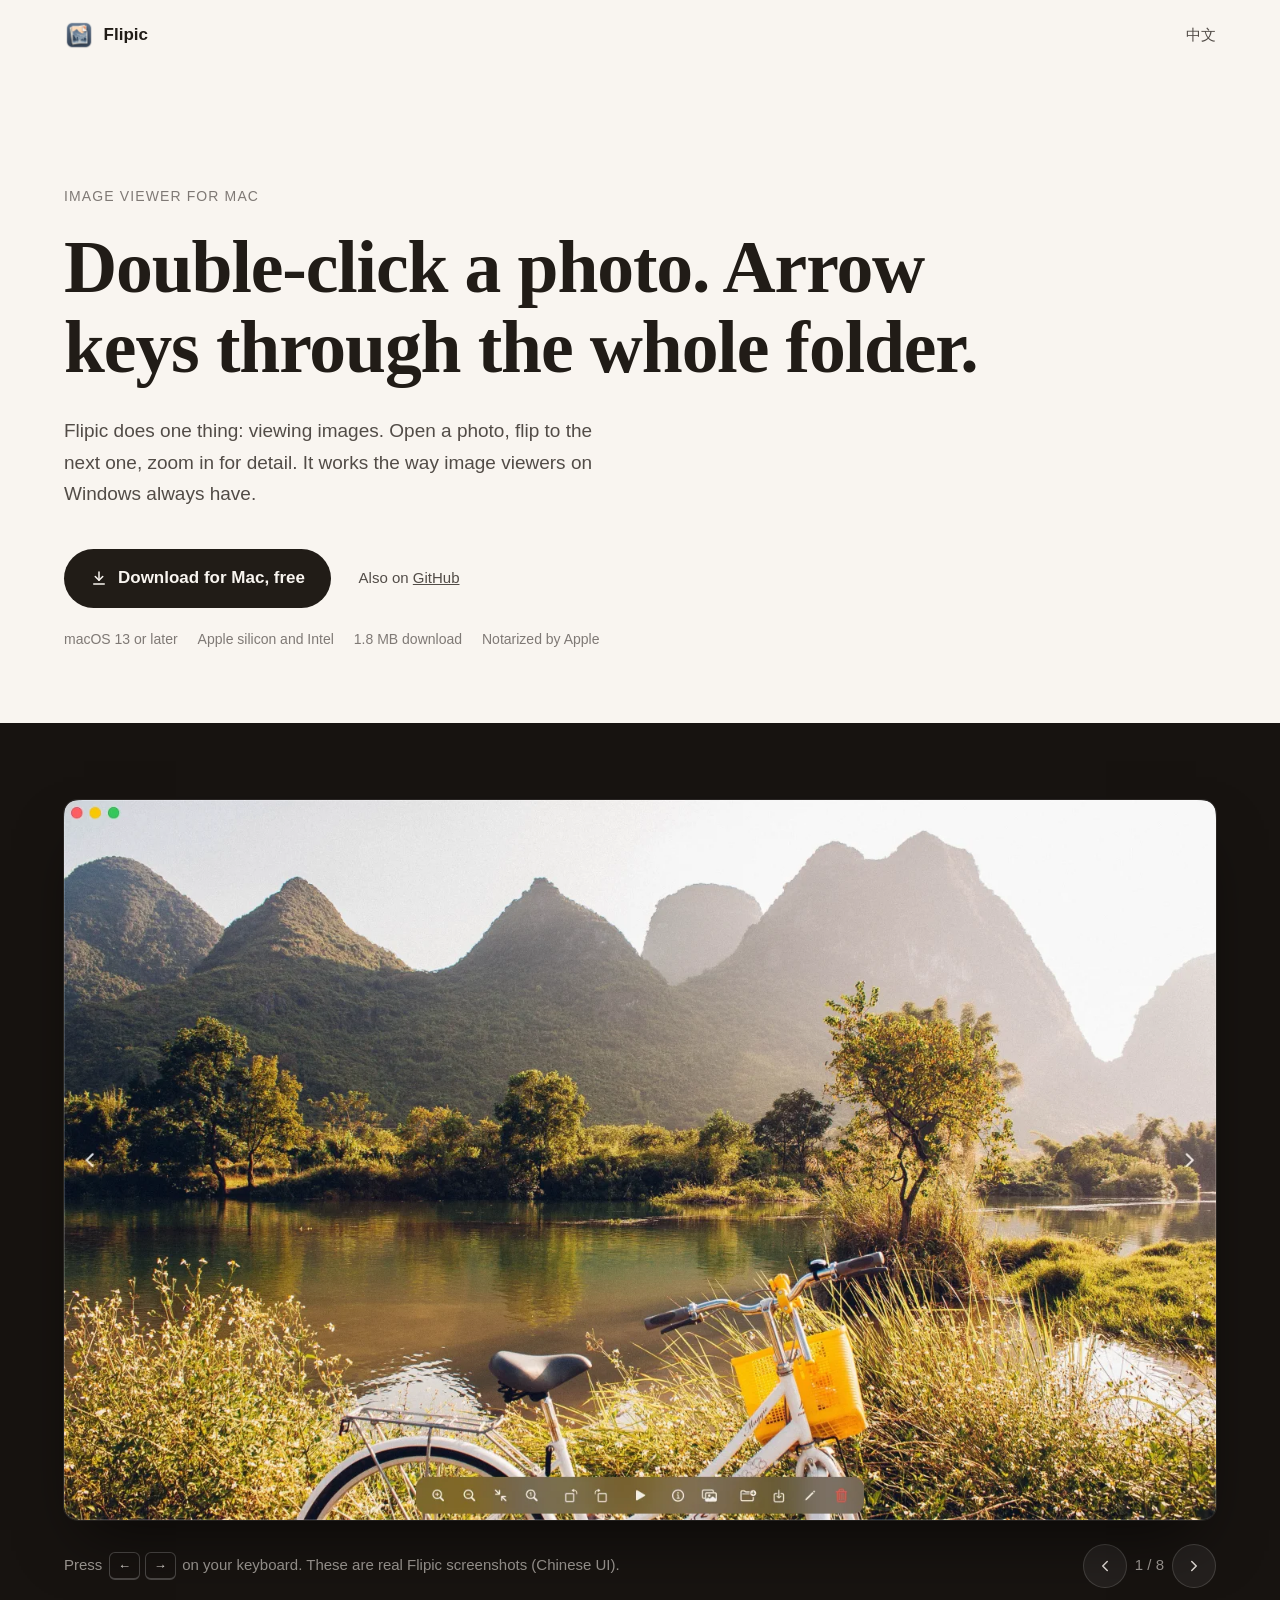
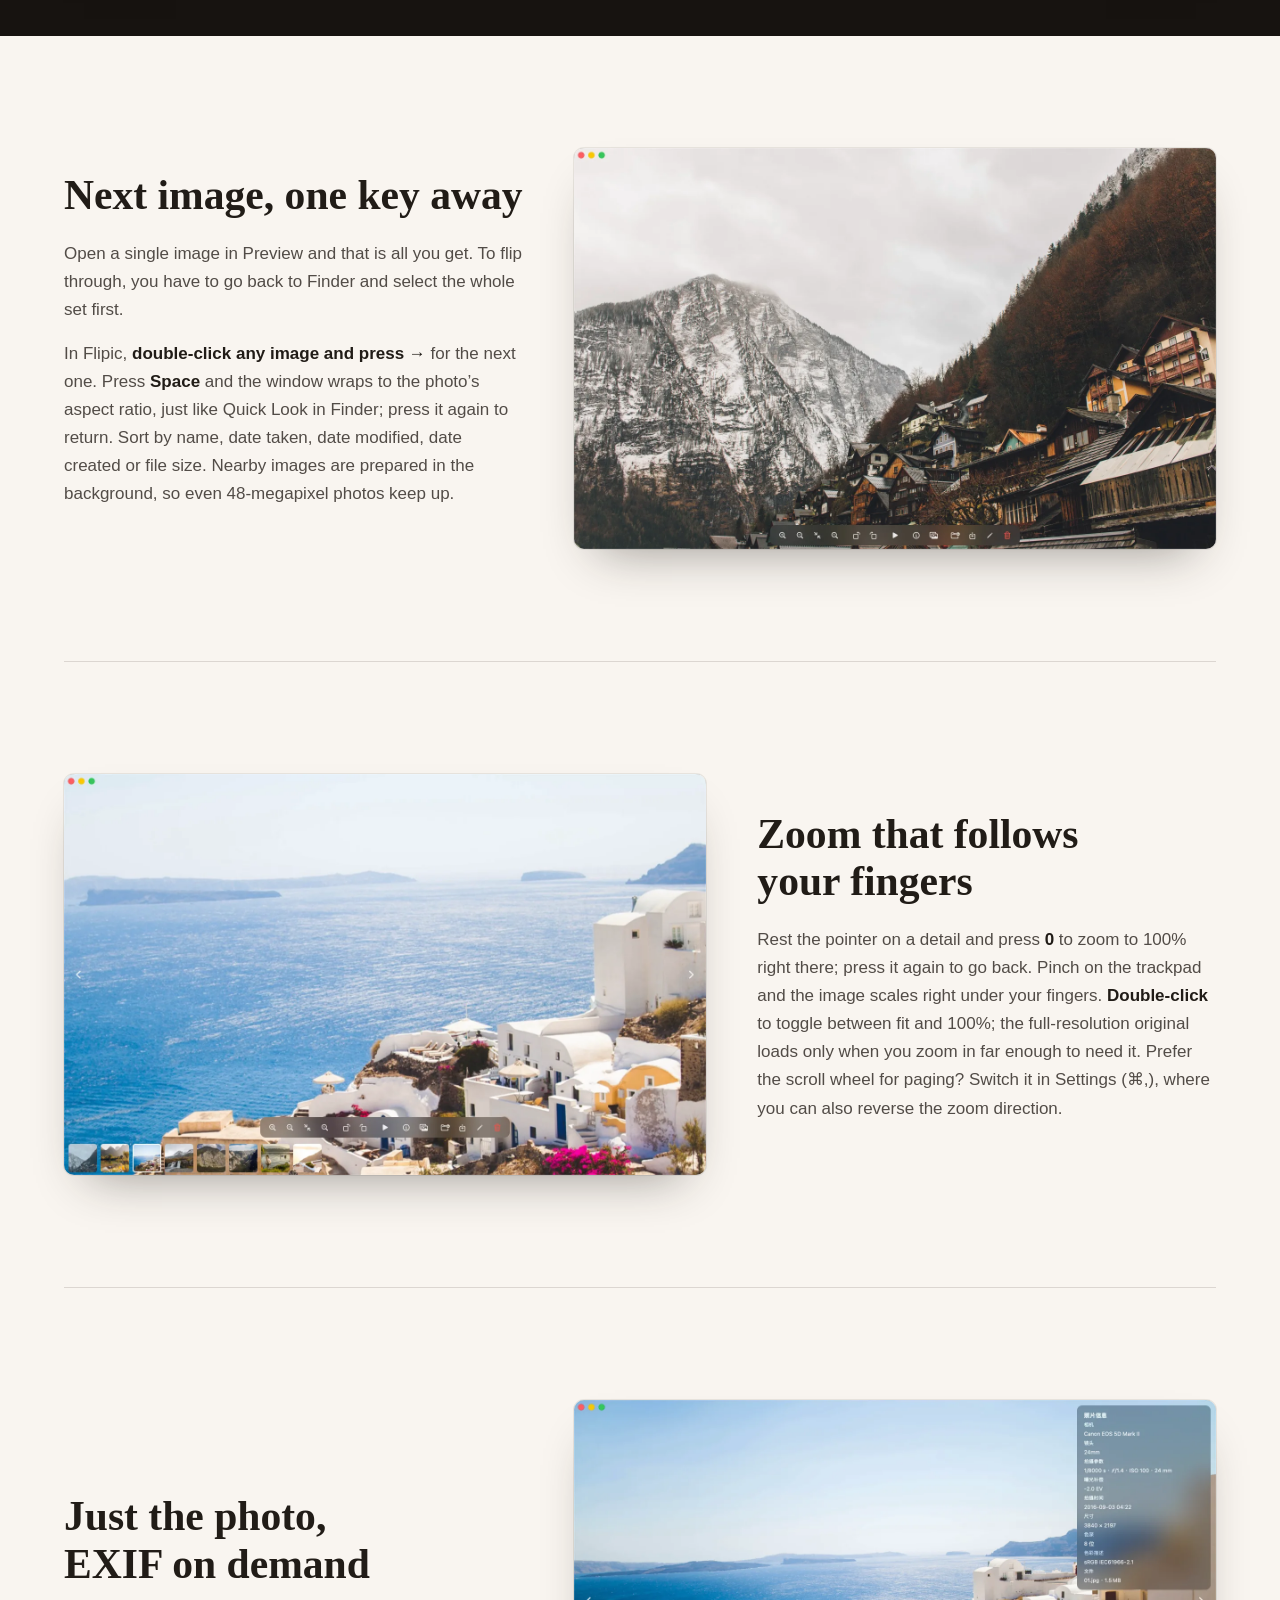
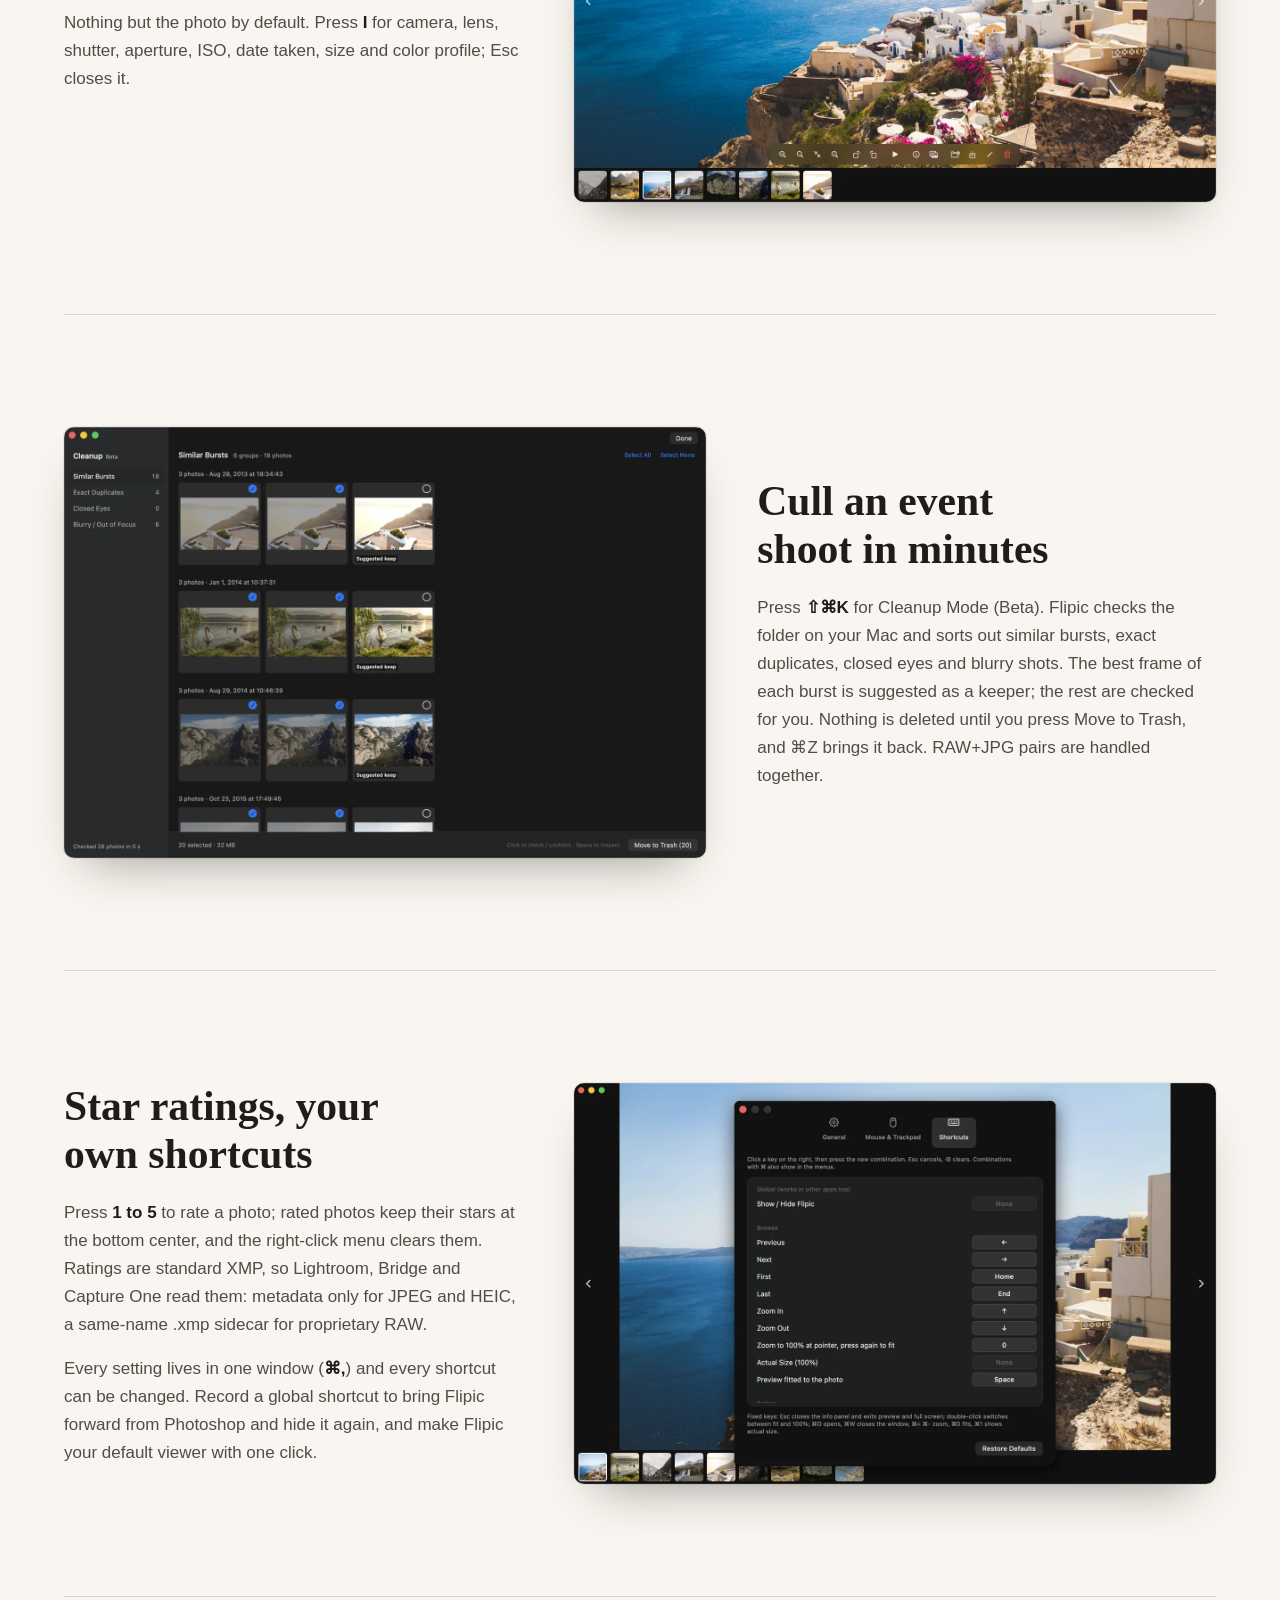
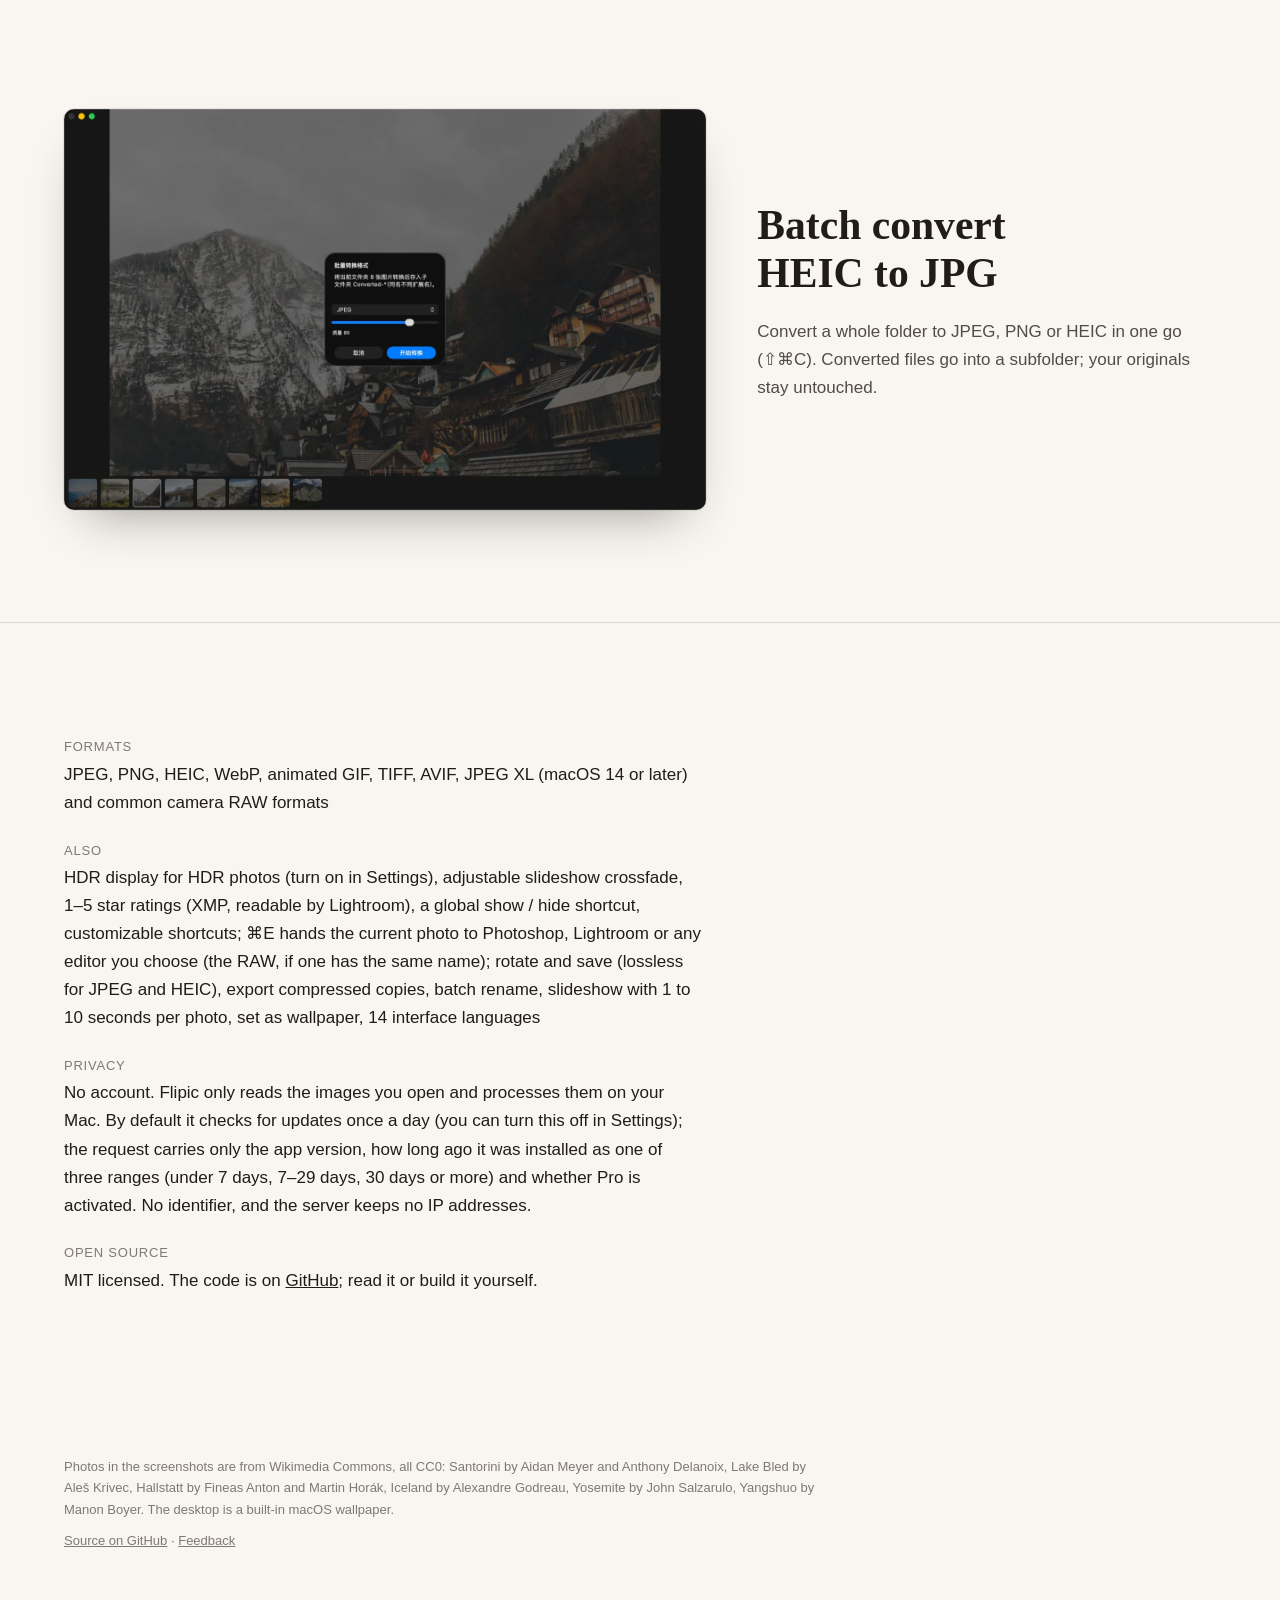
<file: docs/en/index.html>
<!doctype html>
<html lang="en">
<head>
<meta charset="utf-8">
<meta name="viewport" content="width=device-width, initial-scale=1">
<title>Flipic: a free Mac image viewer with arrow-key browsing</title>
<meta name="description" content="Flipic is a free image viewer for Mac. Double-click any image and use the arrow keys to browse the whole folder, like on Windows. Pinch to zoom, see EXIF details, batch convert HEIC to JPG. Under 1 MB, notarized by Apple.">
<link rel="canonical" href="https://flipic.app/en/">
<link rel="alternate" hreflang="zh-CN" href="https://flipic.app/">
<link rel="alternate" hreflang="en" href="https://flipic.app/en/">
<link rel="alternate" hreflang="x-default" href="https://flipic.app/">
<link rel="icon" type="image/png" href="../favicon.png">
<link rel="apple-touch-icon" href="../icon-256.png">
<meta property="og:type" content="website">
<meta property="og:title" content="Flipic: a free Mac image viewer">
<meta property="og:description" content="Double-click an image, browse the whole folder with the arrow keys. Free, under 1 MB.">
<meta property="og:image" content="https://flipic.app/og.jpg">
<meta property="og:url" content="https://flipic.app/en/">
<meta name="twitter:card" content="summary_large_image">
<script type="application/ld+json">
{
  "@context": "https://schema.org",
  "@type": "SoftwareApplication",
  "name": "Flipic",
  "operatingSystem": "macOS 13 or later",
  "applicationCategory": "MultimediaApplication",
  "softwareVersion": "0.8.7",
  "fileSize": "1.8MB",
  "downloadUrl": "https://flipic.app/download/Flipic.dmg",
  "image": "https://flipic.app/og.jpg",
  "offers": { "@type": "Offer", "price": "0", "priceCurrency": "USD" },
  "license": "https://opensource.org/licenses/MIT",
  "description": "Mac image viewer: double-click an image and browse the whole folder with the arrow keys, pinch to zoom, view EXIF, batch convert HEIC to JPG."
}
</script>
<style>
:root {
  --paper: oklch(97.2% 0.008 80);
  --paper-2: oklch(94.5% 0.011 78);
  --ink: oklch(23% 0.012 60);
  --ink-2: oklch(42% 0.012 60);
  --ink-3: oklch(58% 0.01 60);
  --rule: oklch(88% 0.01 70);
  --table: oklch(19% 0.008 60);
  --table-ink: oklch(90% 0.01 75);
  --table-ink-2: oklch(68% 0.01 70);
  --amber: oklch(72% 0.11 68);
  --display: ui-serif, "New York", Georgia, serif;
  --body: -apple-system, "SF Pro Text", "Helvetica Neue", sans-serif;
  --measure: 34rem;
  --gutter: clamp(1.25rem, 4vw, 3.5rem);
}
* { box-sizing: border-box; }
body { margin: 0; background: var(--paper); color: var(--ink); font: 400 1.0625rem/1.65 var(--body); }
a { color: inherit; }
h1, h2 { text-wrap: balance; }
img { display: block; max-width: 100%; height: auto; }
.wrap { width: min(72rem, 100% - 2 * var(--gutter)); margin-inline: auto; }
.top { display: flex; align-items: center; justify-content: space-between; padding-block: 1.25rem; }
.brand { display: flex; align-items: center; gap: .6rem; text-decoration: none; font-weight: 600; }
.brand img { width: 30px; height: 30px; border-radius: 23%; }
.top nav { display: flex; gap: clamp(1rem, 3vw, 2rem); font-size: .9375rem; color: var(--ink-2); }
.top nav a { text-decoration: none; }
.hero { padding-block: clamp(3rem, 9vw, 7.5rem) clamp(2.5rem, 6vw, 4.5rem); }
.eyebrow { font-size: .875rem; color: var(--ink-3); letter-spacing: .08em; text-transform: uppercase; margin: 0 0 1.25rem; }
h1 { font-family: var(--display); font-weight: 600; font-size: clamp(2.5rem, 6.2vw, 4.6rem); line-height: 1.08; letter-spacing: -.015em; margin: 0; max-width: 14em; }
.lede { max-width: var(--measure); margin: 1.75rem 0 0; color: var(--ink-2); font-size: clamp(1.0625rem, 1.6vw, 1.1875rem); }
.get { margin-top: 2.5rem; display: flex; flex-wrap: wrap; align-items: center; gap: 1rem 1.75rem; }
.btn { display: inline-flex; align-items: center; gap: .65rem; background: var(--ink); color: var(--paper); text-decoration: none; font-weight: 600; padding: .95rem 1.6rem; border-radius: 999px; transition: transform .2s cubic-bezier(.22,1,.36,1), background-color .2s; }
.btn:hover { background: oklch(30% 0.014 60); }
.btn:active { transform: scale(.98); }
.btn svg { width: 18px; height: 18px; }
.alt { color: var(--ink-2); font-size: .9375rem; }
.facts { margin: 1.25rem 0 0; padding: 0; list-style: none; display: flex; flex-wrap: wrap; gap: .35rem 1.25rem; font-size: .875rem; color: var(--ink-3); }
.table { background: var(--table); color: var(--table-ink); padding-block: clamp(2.5rem, 6vw, 5rem) clamp(2rem, 4vw, 3rem); }
.frame { position: relative; aspect-ratio: 1440 / 900; border-radius: clamp(8px, 1.1vw, 14px); overflow: hidden; box-shadow: 0 0 0 1px oklch(100% 0 0 / .08), 0 30px 60px -20px oklch(0% 0 0 / .6); }
.frame img { position: absolute; inset: 0; width: 100%; height: 100%; object-fit: cover; opacity: 0; transition: opacity .16s ease-out; }
.frame img.on { opacity: 1; }
.deck { display: flex; align-items: center; justify-content: space-between; gap: 1rem; margin-top: 1.5rem; font-size: .9375rem; color: var(--table-ink-2); }
.deck kbd { font: 600 .8125rem/1 var(--body); color: var(--table-ink); border: 1px solid oklch(100% 0 0 / .22); border-bottom-width: 2px; border-radius: 6px; padding: .3rem .5rem; margin-inline: .15rem; }
.keys { display: flex; align-items: center; gap: .5rem; }
.keys button { width: 44px; height: 44px; border-radius: 50%; cursor: pointer; background: oklch(100% 0 0 / .06); color: var(--table-ink); border: 1px solid oklch(100% 0 0 / .14); display: grid; place-items: center; }
.keys button:hover { background: oklch(100% 0 0 / .12); }
.keys button.hit { background: oklch(100% 0 0 / .2); }
.keys svg { width: 18px; height: 18px; }
.count { font-variant-numeric: tabular-nums; }
.feature { display: grid; gap: clamp(1.75rem, 4vw, 4rem); align-items: center; grid-template-columns: minmax(0, 5fr) minmax(0, 7fr); padding-block: clamp(4rem, 9vw, 7rem); }
.feature + .feature { border-top: 1px solid var(--rule); }
.feature.flip { grid-template-columns: minmax(0, 7fr) minmax(0, 5fr); }
.feature.flip .copytext { order: 2; }
h2 { font-family: var(--display); font-weight: 600; font-size: clamp(1.75rem, 3.4vw, 2.6rem); line-height: 1.15; margin: 0 0 1.25rem; }
.copytext p { margin: 0 0 1rem; color: var(--ink-2); max-width: var(--measure); }
.copytext p strong { color: var(--ink); }
.shot { border-radius: 10px; overflow: hidden; box-shadow: 0 0 0 1px oklch(23% 0.012 60 / .08), 0 24px 48px -24px oklch(23% 0.012 60 / .45); }
.specs { padding-block: clamp(4rem, 8vw, 6rem); border-top: 1px solid var(--rule); }
.specs dt { font-size: .8125rem; color: var(--ink-3); letter-spacing: .06em; text-transform: uppercase; margin-top: 1.4rem; }
.specs dt:first-child { margin-top: 0; }
.specs dd { margin: .2rem 0 0; max-width: 40rem; }
footer { padding-block: 3rem 4rem; font-size: .8125rem; color: var(--ink-3); }
footer p { margin: 0 0 .6rem; max-width: 48rem; }
@media (prefers-reduced-motion: reduce) { .frame img { transition: none; } }
@media (max-width: 760px) {
  .feature, .feature.flip { grid-template-columns: 1fr; }
  .feature.flip .copytext { order: 0; }
  .deck { flex-direction: column-reverse; align-items: flex-start; }
  .hint-keys { display: none; }
}
</style>
</head>
<body>
<header class="wrap top">
  <a class="brand" href="./"><img src="../icon-256.png" alt="" width="30" height="30">Flipic</a>
  <nav><a href="../" hreflang="zh-CN">中文</a></nav>
</header>
<main>
  <section class="wrap hero">
    <p class="eyebrow">Image viewer for Mac</p>
    <h1>Double-click a photo. Arrow keys through the whole folder.</h1>
    <p class="lede">Flipic does one thing: viewing images. Open a photo, flip to the next one, zoom in for detail. It works the way image viewers on Windows always have.</p>
    <div class="get">
      <a class="btn" href="../download/Flipic.dmg" download>
        <svg viewBox="0 0 24 24" fill="none" stroke="currentColor" stroke-width="2" stroke-linecap="round" stroke-linejoin="round" aria-hidden="true"><path d="M12 4v11"/><path d="m7 10 5 5 5-5"/><path d="M5 20h14"/></svg>
        Download for Mac, free
      </a>
      <span class="alt">Also on <a href="https://github.com/xmasdong/flipic/releases/latest">GitHub</a></span>
    </div>
    <ul class="facts">
      <li>macOS 13 or later</li>
      <li>Apple silicon and Intel</li>
      <li>1.8 MB download</li>
      <li>Notarized by Apple</li>
    </ul>
  </section>

  <section class="table" aria-label="Browsing demo">
    <div class="wrap">
      <div class="frame" id="frame">
        <img class="on" src="../shots/browse-01.webp" alt="Flipic showing photo 1 of 8 in a folder" width="1440" height="900" fetchpriority="high">
      </div>
      <div class="deck">
        <span class="hint-keys">Press <kbd>←</kbd><kbd>→</kbd> on your keyboard. These are real Flipic screenshots (Chinese UI).</span>
        <span class="keys">
          <button type="button" data-step="-1" aria-label="Previous"><svg viewBox="0 0 24 24" fill="none" stroke="currentColor" stroke-width="2" stroke-linecap="round" stroke-linejoin="round" aria-hidden="true"><path d="m15 18-6-6 6-6"/></svg></button>
          <span class="count" id="count" aria-live="polite">1 / 8</span>
          <button type="button" data-step="1" aria-label="Next"><svg viewBox="0 0 24 24" fill="none" stroke="currentColor" stroke-width="2" stroke-linecap="round" stroke-linejoin="round" aria-hidden="true"><path d="m9 18 6-6-6-6"/></svg></button>
        </span>
      </div>
    </div>
  </section>

  <div class="wrap">
    <section class="feature">
      <div class="copytext">
        <h2>Next image, one key away</h2>
        <p>Open a single image in Preview and that is all you get. To flip through, you have to go back to Finder and select the whole set first.</p>
        <p>In Flipic, <strong>double-click any image and press →</strong> for the next one. Press <strong>Space</strong> and the window wraps to the photo’s aspect ratio, just like Quick Look in Finder; press it again to return. Sort by name, date taken, date modified, date created or file size. Nearby images are prepared in the background, so even 48-megapixel photos keep up.</p>
      </div>
      <img class="shot" src="../shots/browse-06.webp" alt="Flipic thumbnail strip and navigation arrows" width="1440" height="900" loading="lazy">
    </section>
    <section class="feature flip">
      <div class="copytext">
        <h2>Zoom that follows your fingers</h2>
        <p>Rest the pointer on a detail and press <strong>0</strong> to zoom to 100% right there; press it again to go back. Pinch on the trackpad and the image scales right under your fingers. <strong>Double-click</strong> to toggle between fit and 100%; the full-resolution original loads only when you zoom in far enough to need it. Prefer the scroll wheel for paging? Switch it in Settings (⌘,), where you can also reverse the zoom direction.</p>
      </div>
      <img class="shot" src="../shots/zoom.webp" alt="Flipic viewing a photo at 100%" width="1440" height="900" loading="lazy">
    </section>
    <section class="feature">
      <div class="copytext">
        <h2>Just the photo, EXIF on demand</h2>
        <p>Nothing but the photo by default. Press <strong>I</strong> for camera, lens, shutter, aperture, ISO, date taken, size and color profile; Esc closes it.</p>
      </div>
      <img class="shot" src="../shots/exif.webp" alt="Flipic photo info panel" width="1440" height="900" loading="lazy">
    </section>
    <section class="feature flip">
      <div class="copytext">
        <h2>Cull an event shoot in minutes</h2>
        <p>Press <strong>⇧⌘K</strong> for Cleanup Mode (Beta). Flipic checks the folder on your Mac and sorts out similar bursts, exact duplicates, closed eyes and blurry shots. The best frame of each burst is suggested as a keeper; the rest are checked for you. Nothing is deleted until you press Move to Trash, and ⌘Z brings it back. RAW+JPG pairs are handled together.</p>
      </div>
      <img class="shot" src="../shots/cleanup-en.webp" alt="Flipic Cleanup Mode grouping similar bursts" width="1440" height="967" loading="lazy">
    </section>
    <section class="feature">
      <div class="copytext">
        <h2>Star ratings, your own shortcuts</h2>
        <p>Press <strong>1 to 5</strong> to rate a photo; rated photos keep their stars at the bottom center, and the right-click menu clears them. Ratings are standard XMP, so Lightroom, Bridge and Capture One read them: metadata only for JPEG and HEIC, a same-name .xmp sidecar for proprietary RAW.</p>
        <p>Every setting lives in one window (<strong>⌘,</strong>) and every shortcut can be changed. Record a global shortcut to bring Flipic forward from Photoshop and hide it again, and make Flipic your default viewer with one click.</p>
      </div>
      <img class="shot" src="../shots/settings-en.webp" alt="Flipic settings window with customizable shortcuts" width="1440" height="900" loading="lazy">
    </section>
    <section class="feature flip">
      <div class="copytext">
        <h2>Batch convert HEIC to JPG</h2>
        <p>Convert a whole folder to JPEG, PNG or HEIC in one go (⇧⌘C). Converted files go into a subfolder; your originals stay untouched.</p>
      </div>
      <img class="shot" src="../shots/convert.webp" alt="Flipic batch convert dialog" width="1440" height="900" loading="lazy">
    </section>
  </div>

  <section class="specs">
    <div class="wrap">
      <dl>
        <dt>Formats</dt>
        <dd>JPEG, PNG, HEIC, WebP, animated GIF, TIFF, AVIF, JPEG XL (macOS 14 or later) and common camera RAW formats</dd>
        <dt>Also</dt>
        <dd>HDR display for HDR photos (turn on in Settings), adjustable slideshow crossfade, 1–5 star ratings (XMP, readable by Lightroom), a global show / hide shortcut, customizable shortcuts; ⌘E hands the current photo to Photoshop, Lightroom or any editor you choose (the RAW, if one has the same name); rotate and save (lossless for JPEG and HEIC), export compressed copies, batch rename, slideshow with 1 to 10 seconds per photo, set as wallpaper, 14 interface languages</dd>
        <dt>Privacy</dt>
        <dd>No account. Flipic only reads the images you open and processes them on your Mac. By default it checks for updates once a day (you can turn this off in Settings); the request carries only the app version, how long ago it was installed as one of three ranges (under 7 days, 7–29 days, 30 days or more) and whether Pro is activated. No identifier, and the server keeps no IP addresses.</dd>
        <dt>Open source</dt>
        <dd>MIT licensed. The code is on <a href="https://github.com/xmasdong/flipic">GitHub</a>; read it or build it yourself.</dd>
      </dl>
    </div>
  </section>
</main>
<footer class="wrap">
  <p>Photos in the screenshots are from Wikimedia Commons, all CC0: Santorini by Aidan Meyer and Anthony Delanoix, Lake Bled by Aleš Krivec, Hallstatt by Fineas Anton and Martin Horák, Iceland by Alexandre Godreau, Yosemite by John Salzarulo, Yangshuo by Manon Boyer. The desktop is a built-in macOS wallpaper.</p>
  <p><a href="https://github.com/xmasdong/flipic">Source on GitHub</a> · <a href="https://github.com/xmasdong/flipic/issues">Feedback</a></p>
</footer>
<script>
(() => {
  const total = 8, frame = document.getElementById('frame'), count = document.getElementById('count');
  const imgs = [frame.querySelector('img')];
  let i = 0;
  const get = n => {
    if (!imgs[n]) {
      const im = new Image(1440, 900);
      im.src = `../shots/browse-${String(n + 1).padStart(2, '0')}.webp`;
      im.alt = `Flipic showing photo ${n + 1} of ${total}`;
      im.decoding = 'async';
      frame.appendChild(im);
      imgs[n] = im;
    }
    return imgs[n];
  };
  const go = step => {
    const next = (i + step + total) % total, im = get(next);
    const show = () => {
      imgs[i].classList.remove('on'); im.classList.add('on'); i = next;
      count.textContent = `${i + 1} / ${total}`;
      get((i + step + total) % total);
    };
    im.complete ? show() : im.addEventListener('load', show, { once: true });
  };
  const flash = step => {
    const b = document.querySelector(`.keys button[data-step="${step}"]`);
    b.classList.add('hit'); setTimeout(() => b.classList.remove('hit'), 140);
  };
  document.addEventListener('keydown', e => {
    if (e.metaKey || e.ctrlKey || e.altKey) return;
    if (e.key === 'ArrowRight') { e.preventDefault(); flash(1); go(1); }
    if (e.key === 'ArrowLeft') { e.preventDefault(); flash(-1); go(-1); }
  });
  document.querySelectorAll('.keys button').forEach(b => b.addEventListener('click', () => go(Number(b.dataset.step))));
  window.addEventListener('load', () => { get(1); get(total - 1); });
})();
</script>
</body>
</html>
</file>
